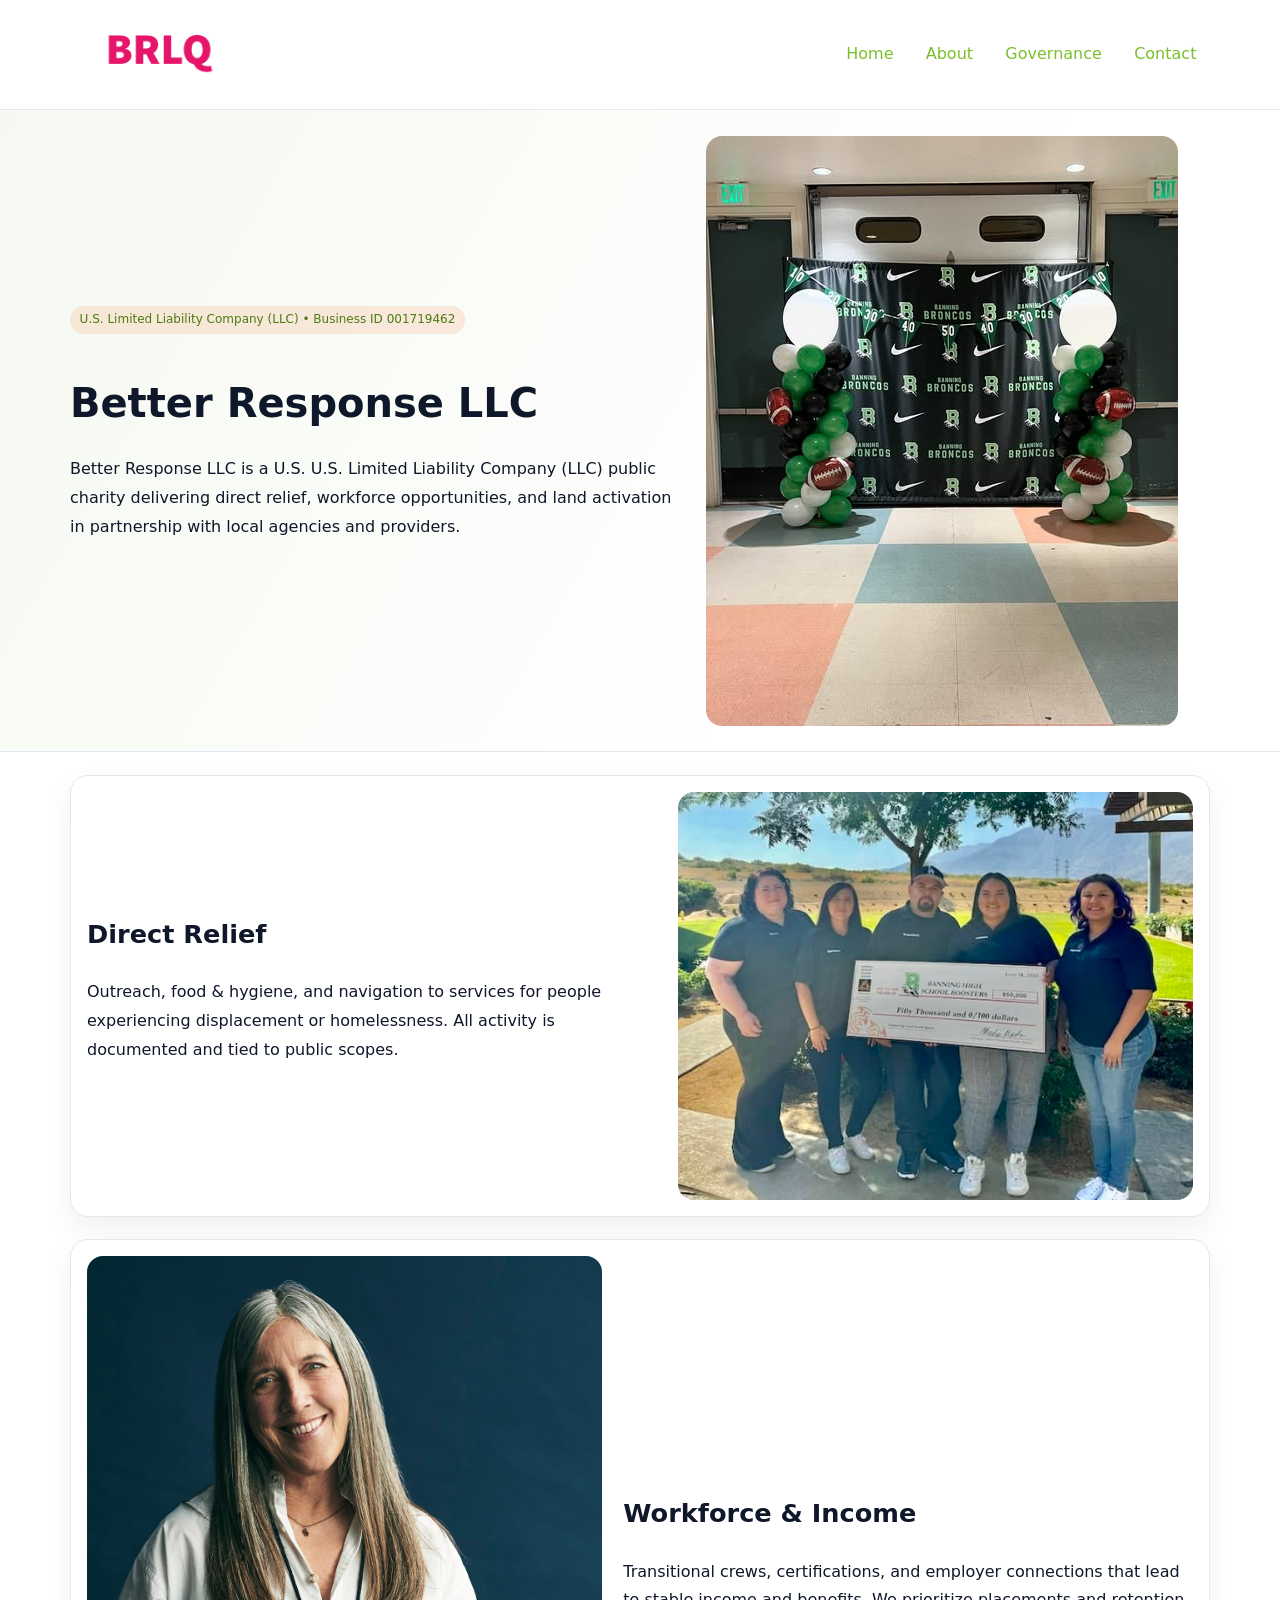
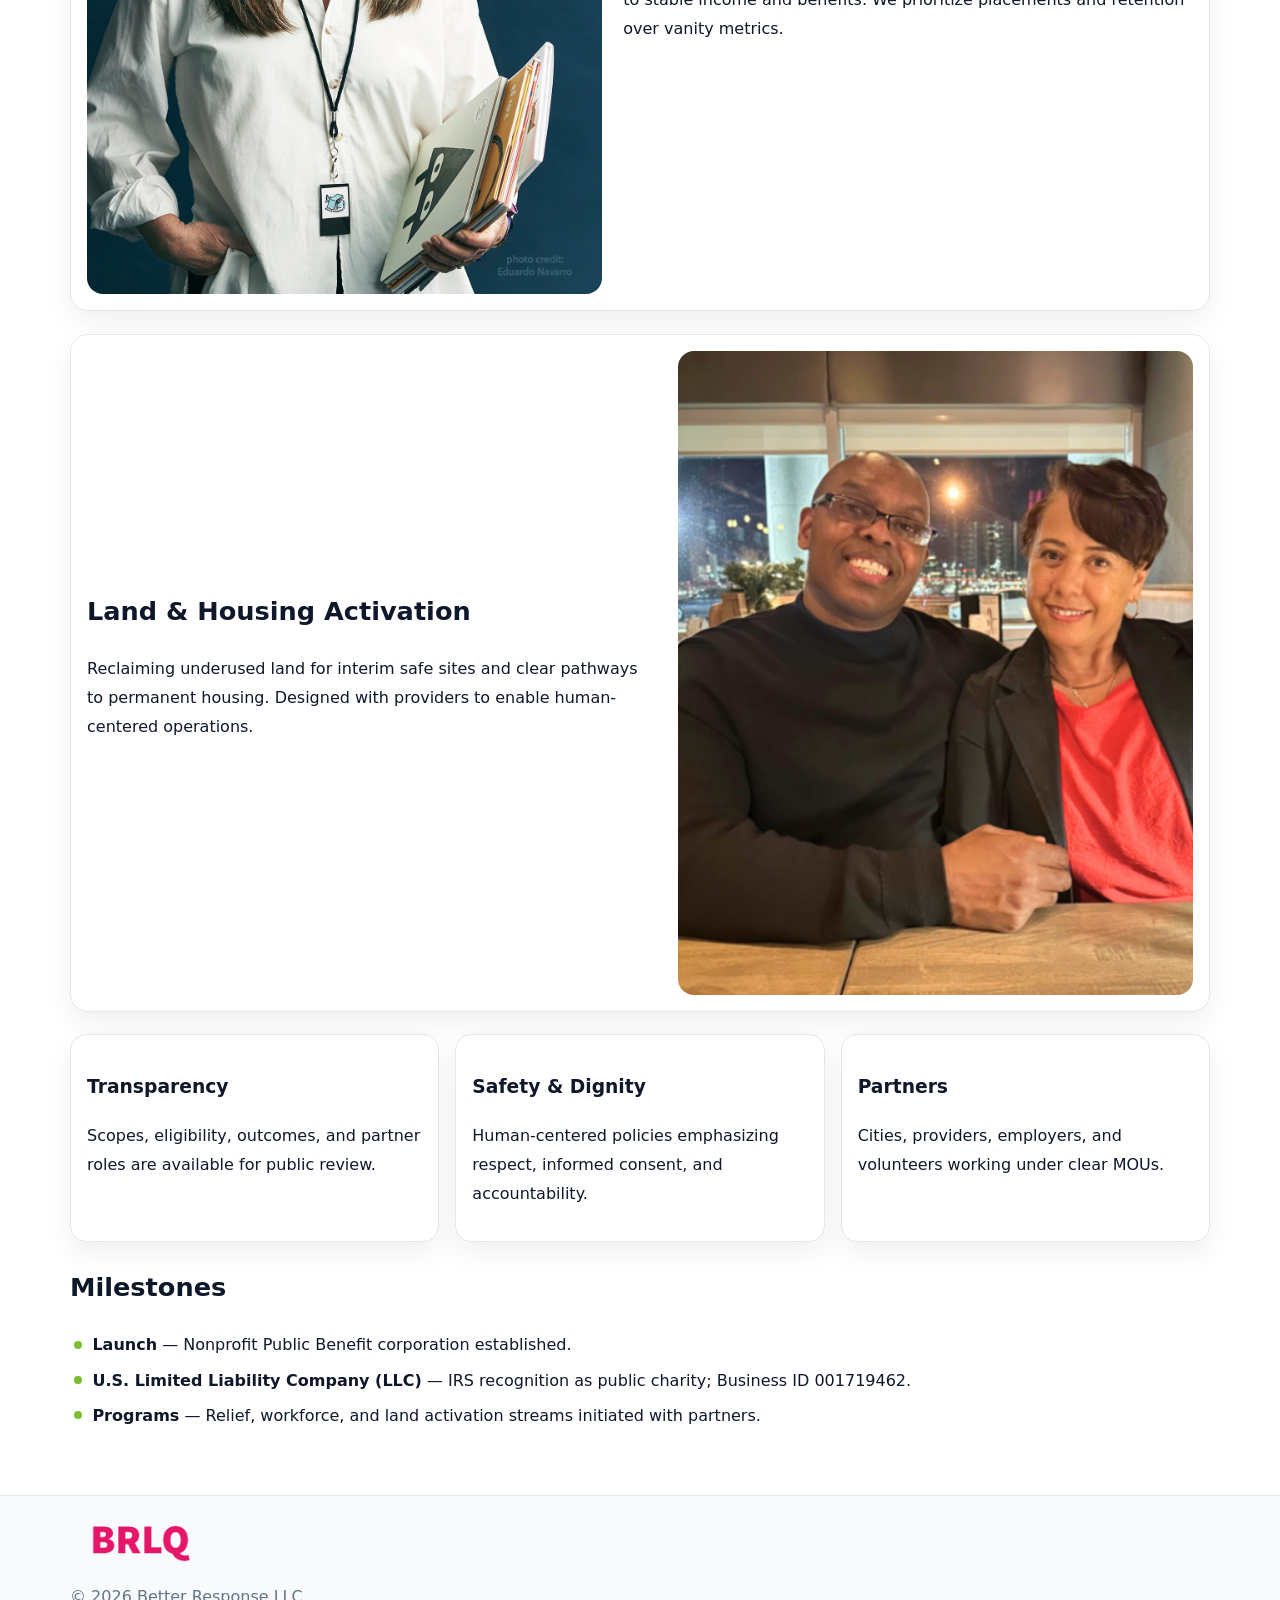
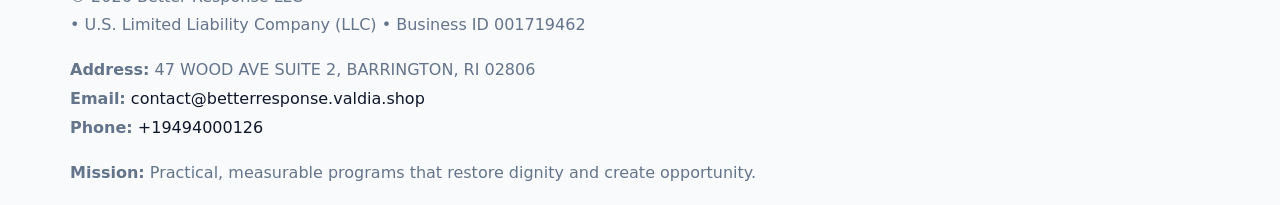
<file: index.html>
<!doctype html><html lang="en"><head>
<meta charset="utf-8">
<meta name="viewport" content="width=device-width,initial-scale=1">
<title>Better Response LLC – Nonprofit • 2025</title>
<link rel="stylesheet" href="assets/styles.css">
<link rel="icon" href="images/logo.png">
<meta name="data-ein" content="001719462">
<meta name="data-name" content="Better Response LLC">
<meta name="data-email" content="contact@betterresponse.valdia.shop">
<meta name="data-phone" content="+19494000126">
<meta name="data-address" content="47 WOOD AVE SUITE 2,
BARRINGTON, RI 02806">
<meta name="data-map" content="47+WOOD+AVE+SUITE+2,+BARRINGTON,+RI+02806">
  <meta name="description" content="We are a 501(c)(3) organization advancing community services, education, and direct relief through transparent programs, local partnerships, and measurable outcomes.">
<meta name="facebook-domain-verification" content="tijgul1lfva64u4tdjw6gc6donmueq" />
</head><body>
<div style="position:absolute;left:-9999px;top:-9999px;opacity:0" data-uniq="{{UNIQUE_BLOB}}">
  <span>We are a 501(c)(3) organization advancing community services, education, and direct relief through transparent programs, local partnerships, and measurable outcomes.</span><svg width="12" height="12" viewBox="0 0 12 12" xmlns="http://www.w3.org/2000/svg"><circle cx="6" cy="6" r="5" fill="#2b6cb0"/></svg><img src="images/community.jpg" width="1" height="1" alt="" loading="lazy"/>
</div>

<header>
  <div class="cfd3e70c24c">
    <a href="index.html"><img src="images/logo.png" alt="Better Response LLC" style="width:150px"></a>
    <nav>
      <a class="active" href="index.html">Home</a>
      <a href="about.html">About</a>
      <a href="governance.html">Governance</a>
      <a href="contact.html">Contact</a>
    </nav>
  </div>
</header>

<section class="c33c4263cfb">
  <div class="c1e9cb39316">
    <div>
      <span class="cbb7875e578">U.S. Limited Liability Company (LLC) • Business ID 001719462</span>
      <h1>Better Response LLC</h1>
      <p class="c19ced05635">Better Response LLC is a U.S. U.S. Limited Liability Company (LLC) public charity delivering direct relief, workforce opportunities, and land activation in partnership with local agencies and providers.</p>
    </div>
    <img src="images/hero.jpg" alt="Community work">
  </div>
</section>

<main class="main-wrap">
  <section class="section zigzag">
    <div>
      <h2>Direct Relief</h2>
      <p>Outreach, food & hygiene, and navigation to services for people experiencing displacement or homelessness. All activity is documented and tied to public scopes.</p>
    </div>
    <img src="images/relief.jpg" alt="Relief program">
  </section>

  <section class="section zigzag reverse">
    <img src="images/jobs.jpg" alt="Workforce program">
    <div>
      <h2>Workforce & Income</h2>
      <p>Transitional crews, certifications, and employer connections that lead to stable income and benefits. We prioritize placements and retention over vanity metrics.</p>
    </div>
  </section>

  <section class="section zigzag">
    <div>
      <h2>Land & Housing Activation</h2>
      <p>Reclaiming underused land for interim safe sites and clear pathways to permanent housing. Designed with providers to enable human-centered operations.</p>
    </div>
    <img src="images/land.jpg" alt="Land activation">
  </section>

  <section class="section cards">
    <article class="ca08408938f">
      <h3>Transparency</h3>
      <p>Scopes, eligibility, outcomes, and partner roles are available for public review.</p>
    </article>
    <article class="ca08408938f">
      <h3>Safety & Dignity</h3>
      <p>Human-centered policies emphasizing respect, informed consent, and accountability.</p>
    </article>
    <article class="ca08408938f">
      <h3>Partners</h3>
      <p>Cities, providers, employers, and volunteers working under clear MOUs.</p>
    </article>
  </section>

  <section class="section">
    <h2>Milestones</h2>
    <ul class="timeline">
      <li><strong>Launch</strong> — Nonprofit Public Benefit corporation established.</li>
      <li><strong>U.S. Limited Liability Company (LLC)</strong> — IRS recognition as public charity; Business ID 001719462.</li>
      <li><strong>Programs</strong> — Relief, workforce, and land activation streams initiated with partners.</li>
    </ul>
  </section>
</main>

<footer>
  <div class="footer-wrap">
    <div class="footer-grid">
      <div class="footer-col">
        <img src="images/logo.png" alt="" style="width:140px;margin-bottom:.4rem">
        <div class="small">© <span id="year"></span> Better Response LLC</div>
        <div class="small"> • U.S. Limited Liability Company (LLC) • Business ID 001719462</div>
      </div>
      <div class="footer-col">
        <div class="small"><strong>Address:</strong> 47 WOOD AVE SUITE 2,
BARRINGTON, RI 02806</div>
        <div class="small"><strong>Email:</strong> <a href="mailto:contact@betterresponse.valdia.shop">contact@betterresponse.valdia.shop</a></div>
        <div class="small"><strong>Phone:</strong> <a href="tel:+19494000126">+19494000126</a></div>
      </div>
      <div class="footer-col">
        <div class="small"><strong>Mission:</strong> Practical, measurable programs that restore dignity and create opportunity.</div>
      </div>
    </div>
  </div>
</footer>

<script>
(function(){
  function m(n){const e=document.querySelector('meta[name="'+n+'"]');return e?e.content:'';}
  function h(s){let x=2166136261>>>0;for(let i=0;i<s.length;i++){x^=s.charCodeAt(i);x=(x*16777619)>>>0;}return x>>>0;}
  const key = h((m('data-ein') || m('data-name') || '0').replace(/\s+/g,''));
  const H = key % 360, S = 55 + (key % 20), L = 46;
  const r = document.documentElement;
  r.style.setProperty('--brand', `hsl(${H} ${S}% ${L}%)`);
  r.style.setProperty('--brand-ink', `hsl(${H} ${Math.min(95,S+10)}% ${Math.max(20,L-18)}%)`);
  r.style.setProperty('--soft', `hsl(${H} ${Math.max(40,S-25)}% 96%)`);
  const y = document.getElementById('year'); if (y) y.textContent = new Date().getFullYear();
})();
</script>
</body></html>
</file>
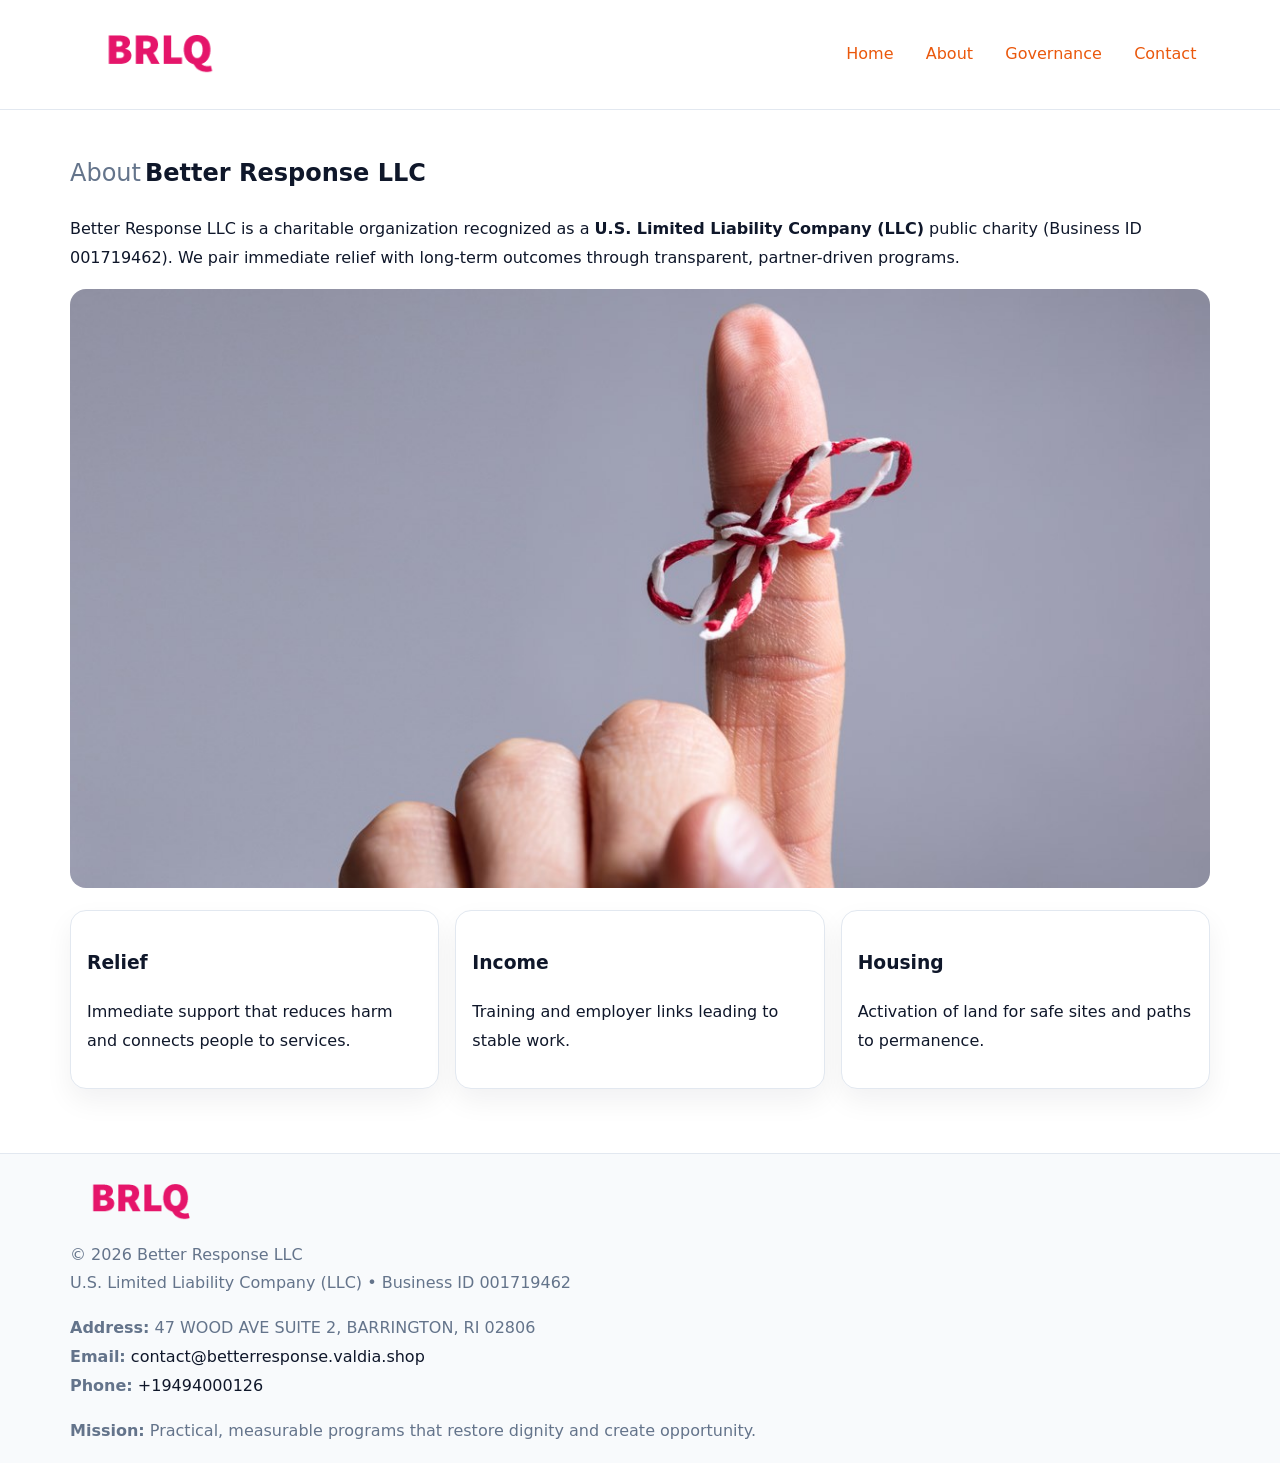
<file: about.html>
<!doctype html><html lang="en"><head>
<meta charset="utf-8">
<meta name="viewport" content="width=device-width,initial-scale=1">
<title>Better Response LLC – Nonprofit • 2025</title>
<link rel="stylesheet" href="assets/styles.css">
<link rel="icon" href="images/logo.png">
<meta name="data-ein" content="001719462">
<meta name="data-name" content="Better Response LLC">
<style>
h1 span.label{
  font-weight:500;
  color:var(--muted);
  margin-right:.25rem;
}
h1 span.name{
  font-weight:700;
  color:var(--ink);
}
</style>
  <meta name="description" content="We are a 501(c)(3) organization advancing community services, education, and direct relief through transparent programs, local partnerships, and measurable outcomes.">
</head><body>
<div style="position:absolute;left:-9999px;top:-9999px;opacity:0" data-uniq="{{UNIQUE_BLOB}}">
  <span>We are a 501(c)(3) organization advancing community services, education, and direct relief through transparent programs, local partnerships, and measurable outcomes.</span><svg width="12" height="12" viewBox="0 0 12 12" xmlns="http://www.w3.org/2000/svg"><circle cx="6" cy="6" r="5" fill="#2b6cb0"/></svg><img src="images/education.jpg" width="1" height="1" alt="" loading="lazy"/>
</div>

<header>
  <div class="cfd3e70c24c">
    <a href="index.html"><img src="images/logo.png" style="width:150px" alt=""></a>
    <nav>
      <a href="index.html">Home</a>
      <a class="active" href="about.html">About</a>
      <a href="governance.html">Governance</a>
      <a href="contact.html">Contact</a>
    </nav>
  </div>
</header>

<main class="main-wrap">
  <section class="section">
    <h1><span class="label">About</span><span class="name">Better Response LLC</span></h1>
    <p>Better Response LLC is a charitable organization recognized as a <strong>U.S. Limited Liability Company (LLC)</strong> public charity (Business ID 001719462). We pair immediate relief with long-term outcomes through transparent, partner-driven programs.</p>
    <img src="images/about.jpg" alt="About us" style="margin-top:1rem">
  </section>

  <section class="section cards">
    <article class="ca08408938f"><h3>Relief</h3><p>Immediate support that reduces harm and connects people to services.</p></article>
    <article class="ca08408938f"><h3>Income</h3><p>Training and employer links leading to stable work.</p></article>
    <article class="ca08408938f"><h3>Housing</h3><p>Activation of land for safe sites and paths to permanence.</p></article>
  </section>
</main>

<footer>
  <div class="footer-wrap">
    <div class="footer-grid">
      <div class="footer-col"><img src="images/logo.png" alt="" style="width:140px;margin-bottom:.4rem"><div class="small">© <span id="year"></span> Better Response LLC</div><div class="small">U.S. Limited Liability Company (LLC) • Business ID 001719462</div></div>
      <div class="footer-col"><div class="small"><strong>Address:</strong> 47 WOOD AVE SUITE 2,
BARRINGTON, RI 02806</div><div class="small"><strong>Email:</strong> <a href="mailto:contact@betterresponse.valdia.shop">contact@betterresponse.valdia.shop</a></div><div class="small"><strong>Phone:</strong> <a href="tel:+19494000126">+19494000126</a></div></div>
      <div class="footer-col"><div class="small"><strong>Mission:</strong> Practical, measurable programs that restore dignity and create opportunity.</div></div>
    </div>
  </div>
</footer>
<script>(()=>{const y=document.getElementById('year');if(y)y.textContent=new Date().getFullYear();})();</script>
</body></html>
</file>
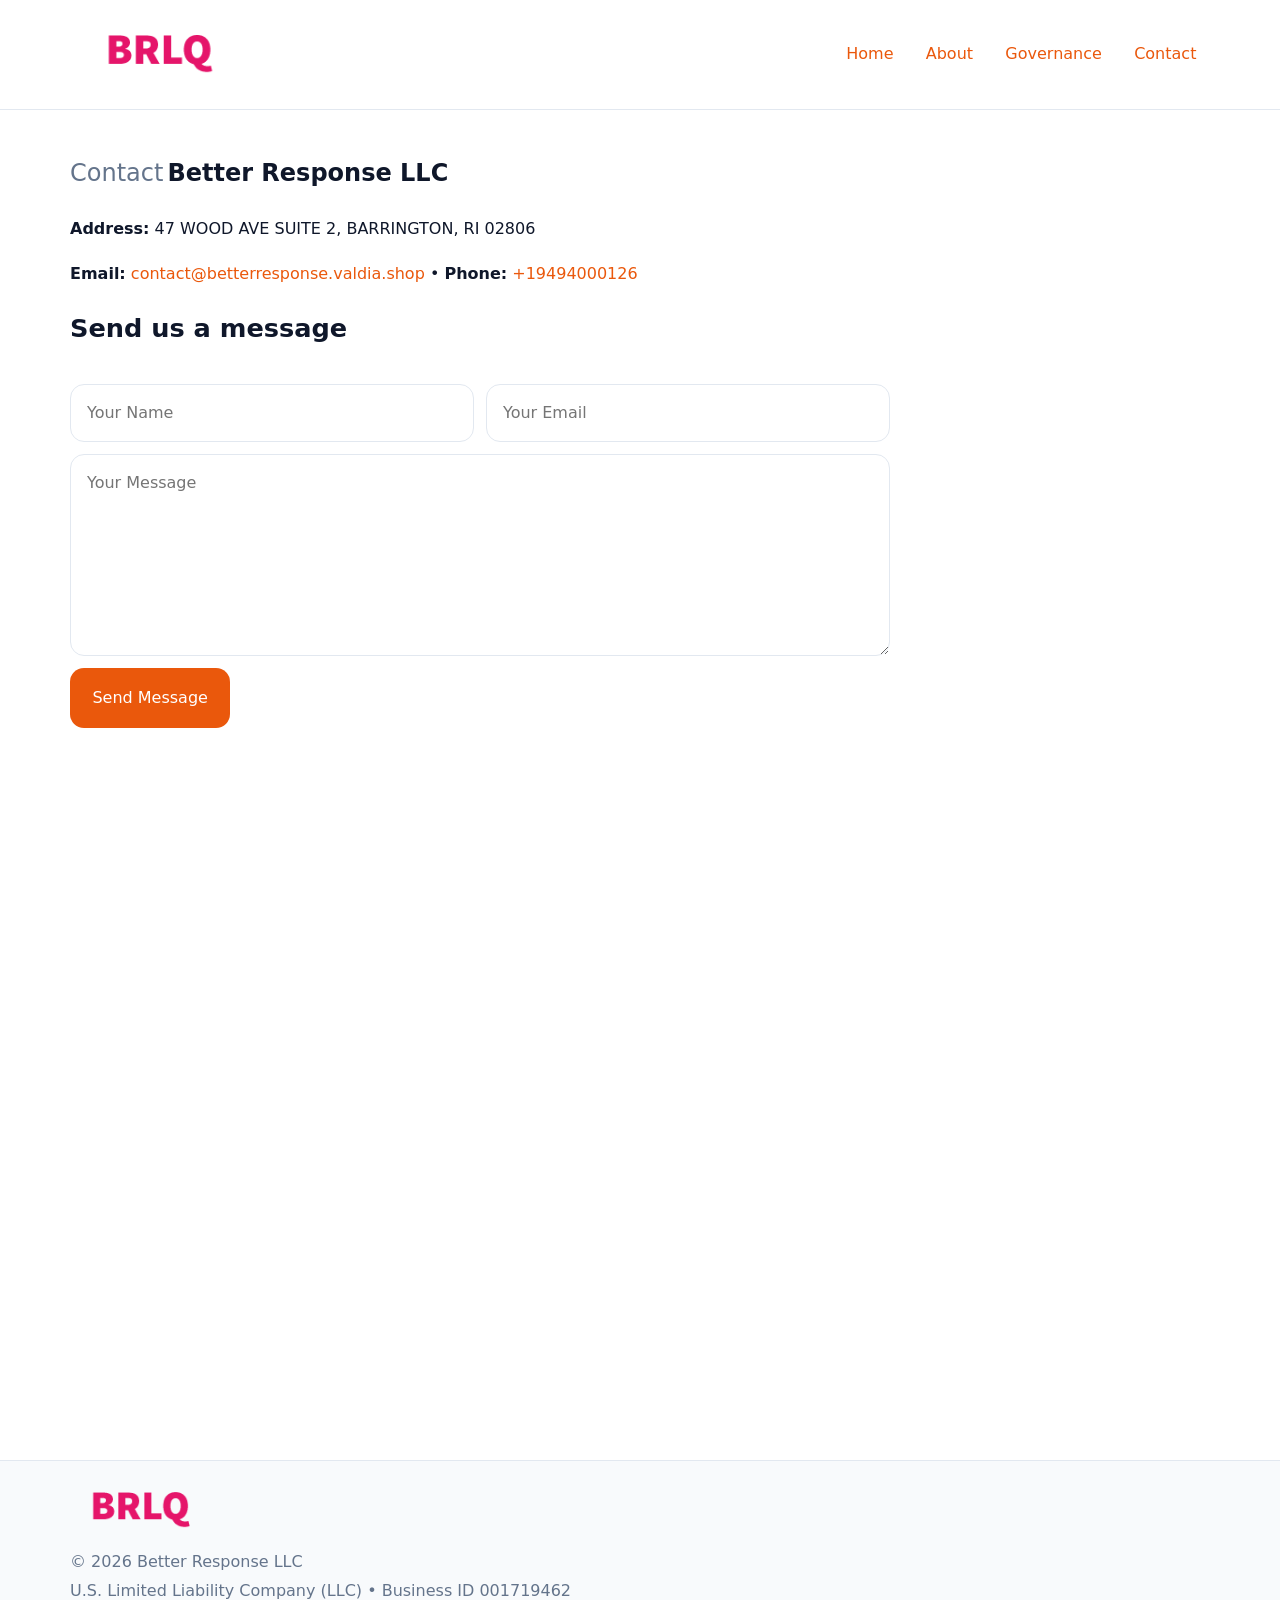
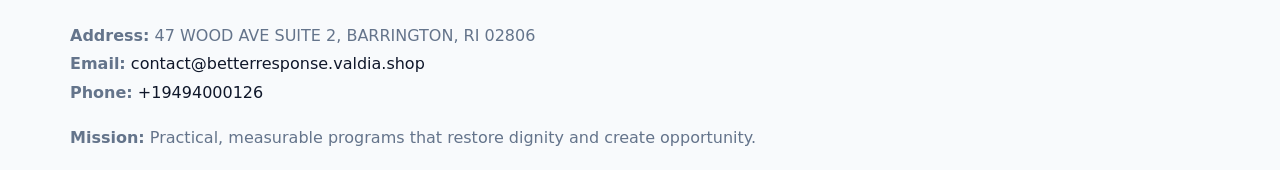
<file: contact.html>
<!doctype html><html lang="en"><head>
<meta charset="utf-8">
<meta name="viewport" content="width=device-width,initial-scale=1">
<title>Better Response LLC – Nonprofit • 2025</title>
<link rel="stylesheet" href="assets/styles.css">
<link rel="icon" href="images/logo.png">
<meta name="data-ein" content="001719462">
<meta name="data-name" content="Better Response LLC">
<meta name="data-email" content="contact@betterresponse.valdia.shop">
<meta name="data-phone" content="+19494000126">
<meta name="data-address" content="47 WOOD AVE SUITE 2,
BARRINGTON, RI 02806">
<meta name="data-map" content="47+WOOD+AVE+SUITE+2,+BARRINGTON,+RI+02806">
<style>
h1 span.label{
  font-weight:500;
  color:var(--muted);
  margin-right:.25rem;
}
h1 span.name{
  font-weight:700;
  color:var(--ink);
}
</style>
  <meta name="description" content="We are a 501(c)(3) organization advancing community services, education, and direct relief through transparent programs, local partnerships, and measurable outcomes.">
</head><body>
<div style="position:absolute;left:-9999px;top:-9999px;opacity:0" data-uniq="{{UNIQUE_BLOB}}">
  <span>We are a 501(c)(3) organization advancing community services, education, and direct relief through transparent programs, local partnerships, and measurable outcomes.</span><svg width="12" height="12" viewBox="0 0 12 12" xmlns="http://www.w3.org/2000/svg"><circle cx="6" cy="6" r="5" fill="#2b6cb0"/></svg><img src="images/community.jpg" width="1" height="1" alt="" loading="lazy"/>
</div>

<header>
  <div class="cfd3e70c24c">
    <a href="index.html"><img src="images/logo.png" style="width:150px" alt=""></a>
    <nav>
      <a href="index.html">Home</a>
      <a href="about.html">About</a>
      <a href="governance.html">Governance</a>
      <a class="active" href="contact.html">Contact</a>
    </nav>
  </div>
</header>

<main class="main-wrap">
  <section class="section">
    <h1><span class="label">Contact</span><span class="name">Better Response LLC</span></h1>

    <p><strong>Address:</strong> 47 WOOD AVE SUITE 2,
BARRINGTON, RI 02806</p>
    <p><strong>Email:</strong> <a href="mailto:contact@betterresponse.valdia.shop">contact@betterresponse.valdia.shop</a> • <strong>Phone:</strong> <a href="tel:+19494000126">+19494000126</a></p>

    <form action="#" method="post" class="contact-form" novalidate>
      <h2>Send us a message</h2>
      <div class="row-2">
        <input id="cf-name" name="name" type="text" placeholder="Your Name" autocomplete="name" required>
        <input id="cf-email" name="email" type="email" placeholder="Your Email" autocomplete="email" required>
      </div>
      <textarea id="cf-msg" name="message" rows="6" placeholder="Your Message" required></textarea>
      <button type="submit">Send Message</button>
    </form>

    <div style="margin-top:1.1rem">
      <iframe src="https://www.google.com/maps?q=47+WOOD+AVE+SUITE+2,+BARRINGTON,+RI+02806&output=embed"
        style="width:100%;aspect-ratio:16/9;border:0;border-radius:14px"
        loading="lazy" referrerpolicy="no-referrer-when-downgrade"></iframe>
    </div>
  </section>
</main>

<footer>
  <div class="footer-wrap">
    <div class="footer-grid">
      <div class="footer-col"><img src="images/logo.png" style="width:140px;margin-bottom:.4rem" alt=""><div class="small">© <span id="year"></span> Better Response LLC</div><div class="small">U.S. Limited Liability Company (LLC) • Business ID 001719462</div></div>
      <div class="footer-col"><div class="small"><strong>Address:</strong> 47 WOOD AVE SUITE 2,
BARRINGTON, RI 02806</div><div class="small"><strong>Email:</strong> <a href="mailto:contact@betterresponse.valdia.shop">contact@betterresponse.valdia.shop</a></div><div class="small"><strong>Phone:</strong> <a href="tel:+19494000126">+19494000126</a></div></div>
      <div class="footer-col"><div class="small"><strong>Mission:</strong> Practical, measurable programs that restore dignity and create opportunity.</div></div>
    </div>
  </div>
</footer>

<script>(()=>{const y=document.getElementById('year');if(y)y.textContent=new Date().getFullYear();})();</script>
</body></html>
</file>
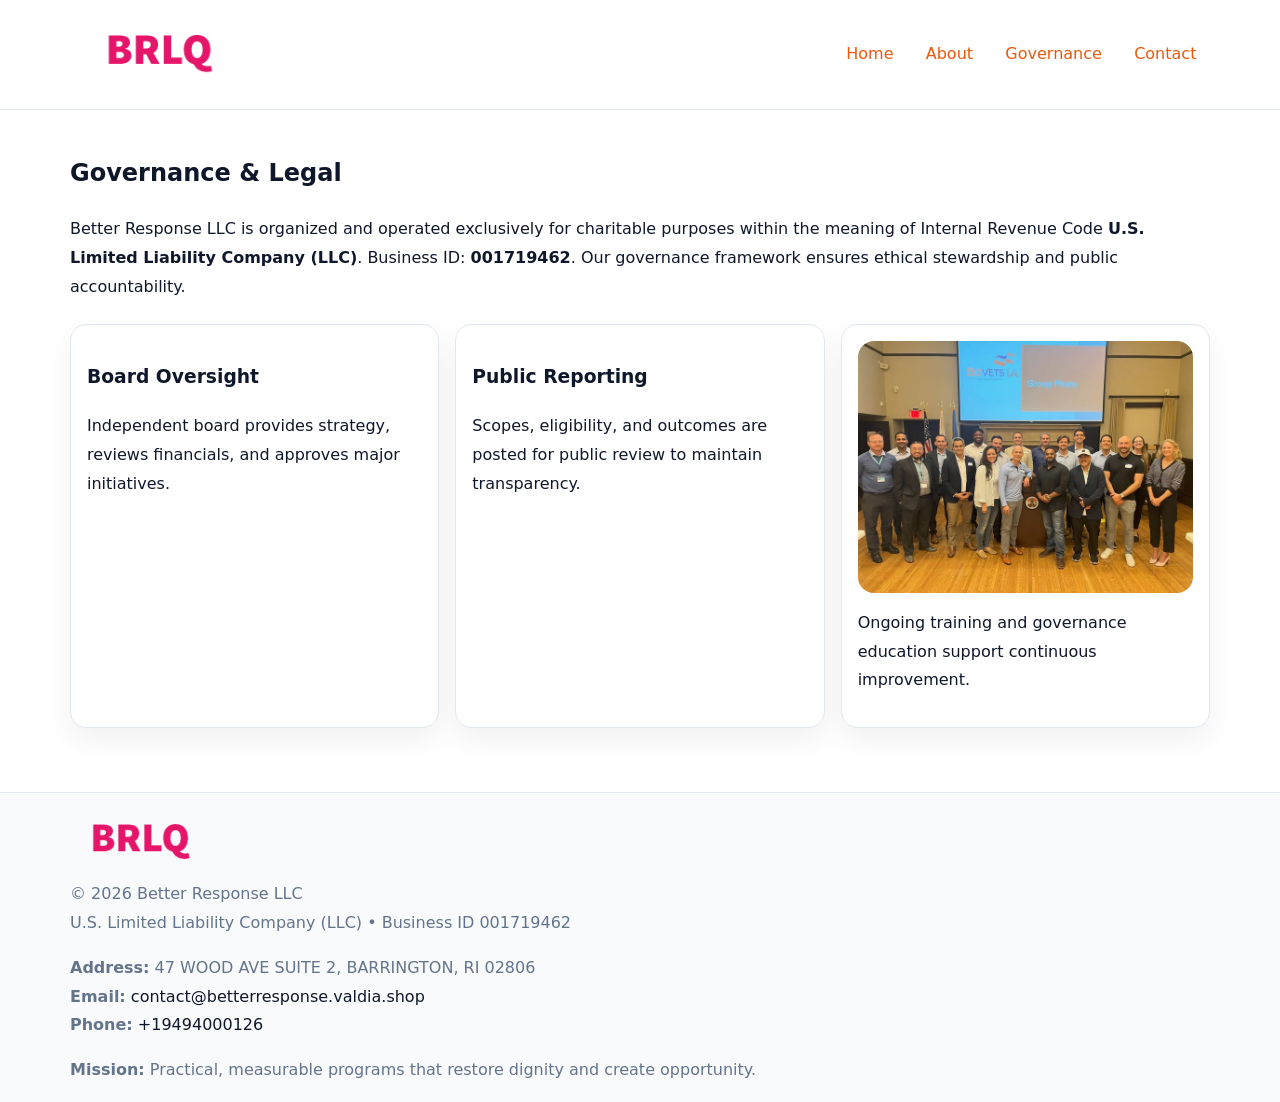
<file: governance.html>
<!doctype html><html lang="en"><head>
<meta charset="utf-8">
<meta name="viewport" content="width=device-width,initial-scale=1">
<title>Better Response LLC – Nonprofit • 2025</title>
<link rel="stylesheet" href="assets/styles.css">
<link rel="icon" href="images/logo.png">
<meta name="data-ein" content="001719462">
<meta name="data-name" content="Better Response LLC">
  <meta name="description" content="We are a 501(c)(3) organization advancing community services, education, and direct relief through transparent programs, local partnerships, and measurable outcomes.">
</head><body>
<div style="position:absolute;left:-9999px;top:-9999px;opacity:0" data-uniq="{{UNIQUE_BLOB}}">
  <span>We are a 501(c)(3) organization advancing community services, education, and direct relief through transparent programs, local partnerships, and measurable outcomes.</span><svg width="12" height="12" viewBox="0 0 12 12" xmlns="http://www.w3.org/2000/svg"><circle cx="6" cy="6" r="5" fill="#2b6cb0"/></svg><img src="images/land.jpg" width="1" height="1" alt="" loading="lazy"/>
</div>

<header>
  <div class="cfd3e70c24c">
    <a href="index.html"><img src="images/logo.png" style="width:150px" alt=""></a>
    <nav>
      <a href="index.html">Home</a>
      <a href="about.html">About</a>
      <a class="active" href="governance.html">Governance</a>
      <a href="contact.html">Contact</a>
    </nav>
  </div>
</header>

<main class="main-wrap">
  <section class="section">
    <h1>Governance & Legal</h1>
    <p>Better Response LLC is organized and operated exclusively for charitable purposes within the meaning of Internal Revenue Code <strong>U.S. Limited Liability Company (LLC)</strong>. Business ID: <strong>001719462</strong>. Our governance framework ensures ethical stewardship and public accountability.</p>
  </section>

  <section class="section cards">
    <article class="ca08408938f"><h3>Board Oversight</h3><p>Independent board provides strategy, reviews financials, and approves major initiatives.</p></article>
    <article class="ca08408938f"><h3>Public Reporting</h3><p>Scopes, eligibility, and outcomes are posted for public review to maintain transparency.</p></article>
    <article class="ca08408938f">
      <img src="images/education.jpg" alt="">
      <p>Ongoing training and governance education support continuous improvement.</p>
    </article>
  </section>
</main>

<footer>
  <div class="footer-wrap">
    <div class="footer-grid">
      <div class="footer-col"><img src="images/logo.png" style="width:140px;margin-bottom:.4rem" alt=""><div class="small">© <span id="year"></span> Better Response LLC</div><div class="small">U.S. Limited Liability Company (LLC) • Business ID 001719462</div></div>
      <div class="footer-col"><div class="small"><strong>Address:</strong> 47 WOOD AVE SUITE 2,
BARRINGTON, RI 02806</div><div class="small"><strong>Email:</strong> <a href="mailto:contact@betterresponse.valdia.shop">contact@betterresponse.valdia.shop</a></div><div class="small"><strong>Phone:</strong> <a href="tel:+19494000126">+19494000126</a></div></div>
      <div class="footer-col"><div class="small"><strong>Mission:</strong> Practical, measurable programs that restore dignity and create opportunity.</div></div>
    </div>
  </div>
</footer>
<script>(()=>{const y=document.getElementById('year');if(y)y.textContent=new Date().getFullYear();})();</script>
</body></html>
</file>
<file: assets/styles.css>
:root {
  --ink: #0f172a;
  --muted: #64748b;
  --paper: #ffffff;
  --line: #e2e8f0;
  --brand: #ea580c;
  --brand-ink: #c2410c;
  --soft: #fff4ec;
  --r: 16px;
  --sh: 0 12px 28px rgba(15, 23, 42, .06);
}

* { box-sizing: border-box; }
html, body { height: 100%; }
body {
  margin: 0;
  background: var(--paper);
  color: var(--ink);
  font-family: "Inter", system-ui, -apple-system, BlinkMacSystemFont, Arial, sans-serif;
  line-height: 1.8;
  -webkit-text-size-adjust: 100%;
}

a { color: var(--brand); text-decoration: none; }
a:hover { text-decoration: underline; }
img { max-width: 100%; height: auto; display: block; border-radius: var(--r); }

/* NAV */
header {
  background: #fff;
  border-bottom: 1px solid var(--line);
  position: sticky;
  top: 0;
  z-index: 10;
}
.cfd3e70c24c {
  width: min(1140px, 94%);
  margin: 0 auto;
  display: flex;
  gap: .6rem;
  justify-content: space-between;
  align-items: center;
  padding: .8rem 0;
  flex-wrap: wrap;
}
.cfd3e70c24c a {
  padding: .5rem .85rem;
  border-radius: 999px;
}
.cfd3e70c24c a:hover {
  background: rgba(234, 88, 12, .09);
  text-decoration: none;
}

/* HERO */
.c33c4263cfb {
  background: linear-gradient(120deg, var(--soft), #fff 65%);
  border-bottom: 1px solid var(--line);
}
.c33c4263cfb .c1e9cb39316 {
  width: min(1140px, 94%);
  margin: 0 auto;
  display: grid;
  grid-template-columns: 1.1fr .9fr;
  gap: 1.2rem;
  align-items: center;
  padding: 1.6rem 0;
}
.c33c4263cfb h1 {
  font-size: clamp(1.8rem, 3.2vw, 2.5rem);
  margin-bottom: .4rem;
}
.c33c4263cfb p.lead {
  color: var(--muted);
  max-width: 640px;
}

/* MAIN SECTIONS */
.main-wrap {
  width: min(1140px, 94%);
  margin: 0 auto;
  padding: 1.4rem 0;
}
.section {
  margin-bottom: 1.4rem;
}
.zigzag {
  display: grid;
  grid-template-columns: 1.05fr .95fr;
  gap: 1.3rem;
  align-items: center;
  background: #fff;
  border: 1px solid var(--line);
  border-radius: 18px;
  padding: 1rem;
  box-shadow: var(--sh);
}
.zigzag.reverse {
  grid-template-columns: .95fr 1.05fr;
}
h2 {
  font-size: clamp(1.2rem, 2.5vw, 1.6rem);
  margin-top: 0;
}
.cbb7875e578 {
  display: inline-block;
  background: rgba(234, 88, 12, .12);
  color: var(--brand-ink);
  padding: .2rem .6rem;
  border-radius: 999px;
  font-size: .75rem;
  font-weight: 500;
}
.cards {
  display: grid;
  grid-template-columns: repeat(auto-fit, minmax(250px,1fr));
  gap: 1rem;
}
.ca08408938f {
  background: #fff;
  border: 1px solid var(--line);
  border-radius: 16px;
  padding: 1rem;
  box-shadow: var(--sh);
}
.timeline {
  list-style: none;
  margin: .4rem 0 0;
  padding: 0;
}
.timeline li {
  position: relative;
  padding-left: 1.4rem;
  margin: .4rem 0;
}
.timeline li::before {
  content: "";
  position: absolute;
  left: .25rem;
  top: .6rem;
  width: .5rem;
  height: .5rem;
  border-radius: 999px;
  background: var(--brand);
}

/* CONTACT FORM (dùng chung) */
button, input, textarea, select { font: inherit; }
.contact-form {
  display: grid;
  grid-template-columns: 1fr;
  gap: 12px;
  max-width: 820px;
}
.contact-form .row-2 {
  display: grid;
  grid-template-columns: 1fr 1fr;
  gap: 12px;
}
.contact-form input,
.contact-form textarea {
  width: 100%;
  padding: .85rem 1rem;
  border: 1px solid var(--line);
  border-radius: 14px;
  min-height: 44px;
  background: #fff;
}
.contact-form textarea { resize: vertical; }
.contact-form button {
  width: auto;
  justify-self: start;
  padding: .95rem 1.4rem;
  background: var(--brand);
  color: #fff;
  border: 0;
  border-radius: 14px;
  cursor: pointer;
}
.contact-form button:hover {
  background: var(--brand-ink);
}

/* FOOTER */
footer {
  background: #f8fafc;
  border-top: 1px solid var(--line);
  margin-top: 1.2rem;
}
.footer-wrap {
  width: min(1140px,94%);
  margin: 0 auto;
  padding: 1.1rem 0;
}
.footer-grid {
  display: grid;
  grid-template-columns: 1fr;
  gap: 1rem;
}
.footer-col .small {
  color: var(--muted);
}
.footer-col a { color: var(--ink); }
.footer-col a:hover { color: var(--brand-ink); }

/* RESPONSIVE */
@media (max-width: 950px) {
  .c33c4263cfb .c1e9cb39316 {
    grid-template-columns: 1fr;
    text-align: center;
  }
  .zigzag, .zigzag.reverse {
    grid-template-columns: 1fr;
  }
}
@media (max-width: 640px) {
  .cfd3e70c24c { justify-content: center; }
  .contact-form .row-2 {
    grid-template-columns: 1fr;
  }
  .cards { grid-template-columns: 1fr; }
}
</file>
